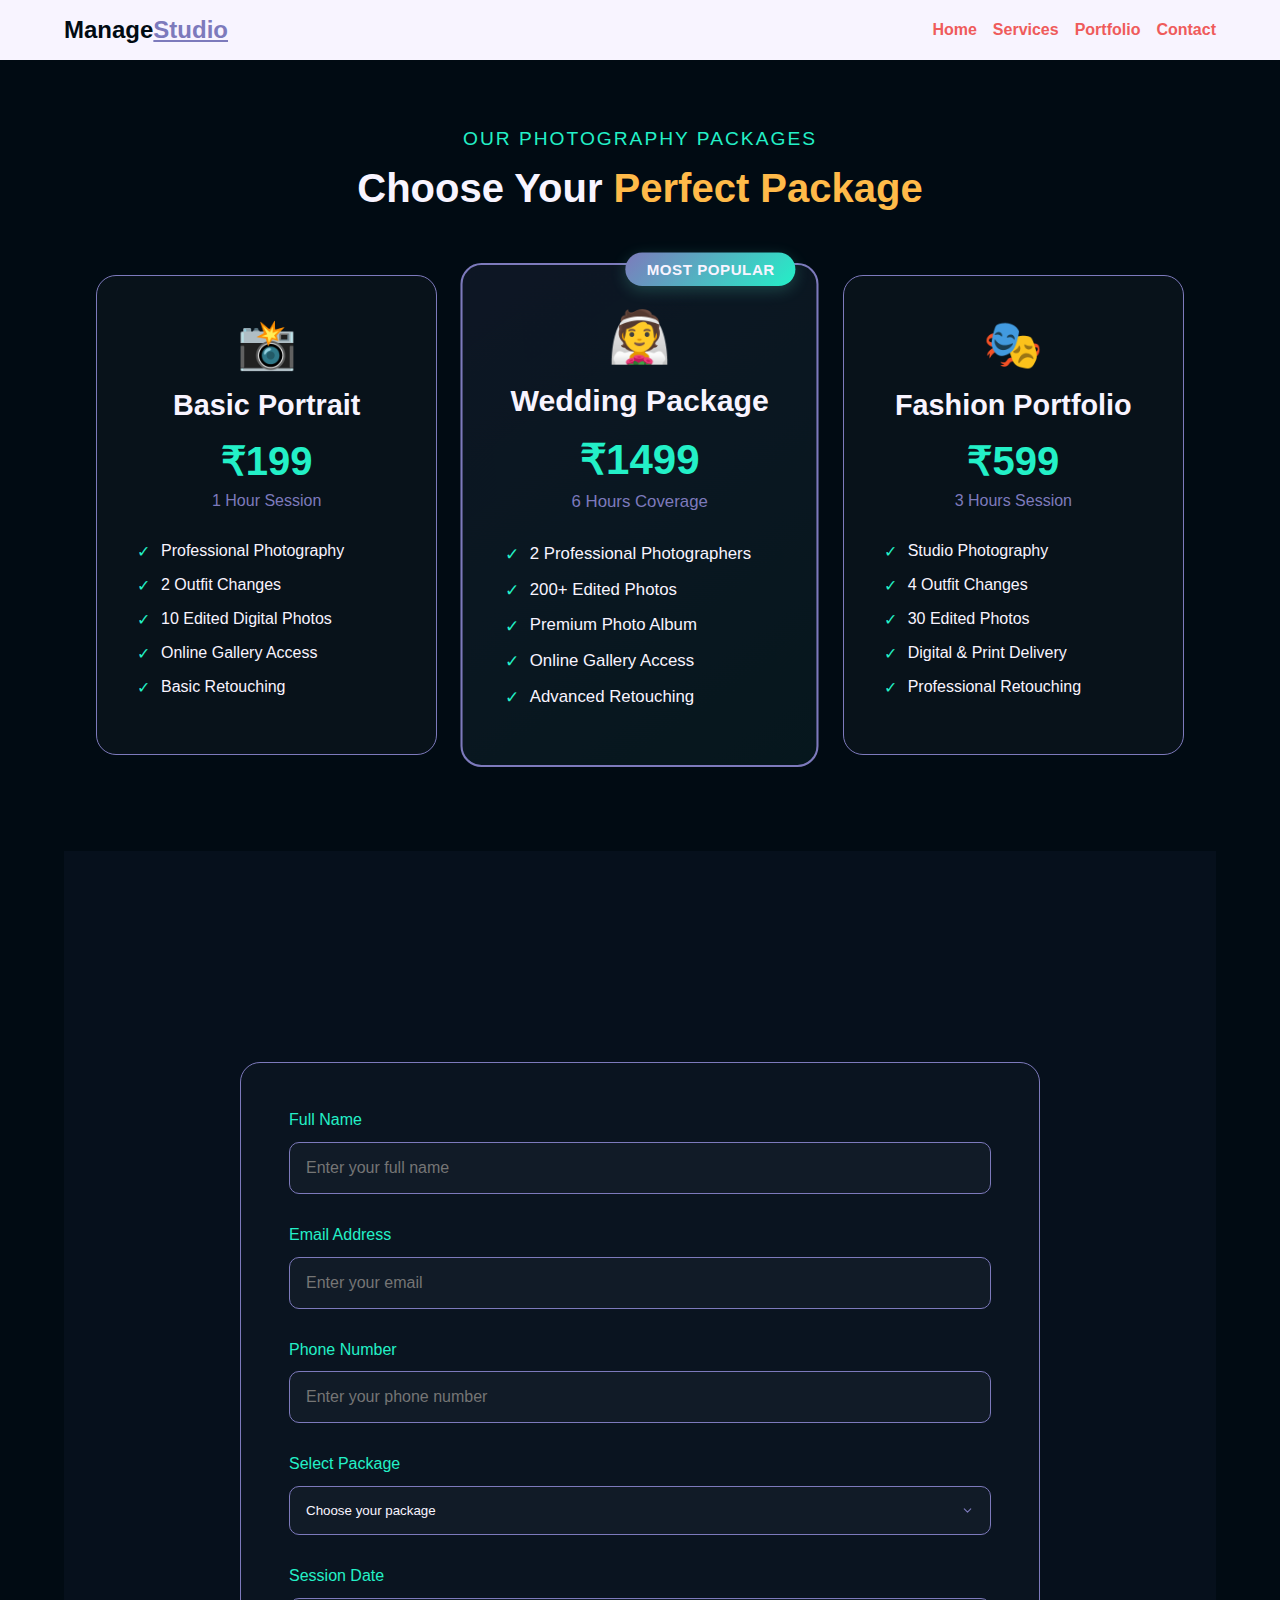
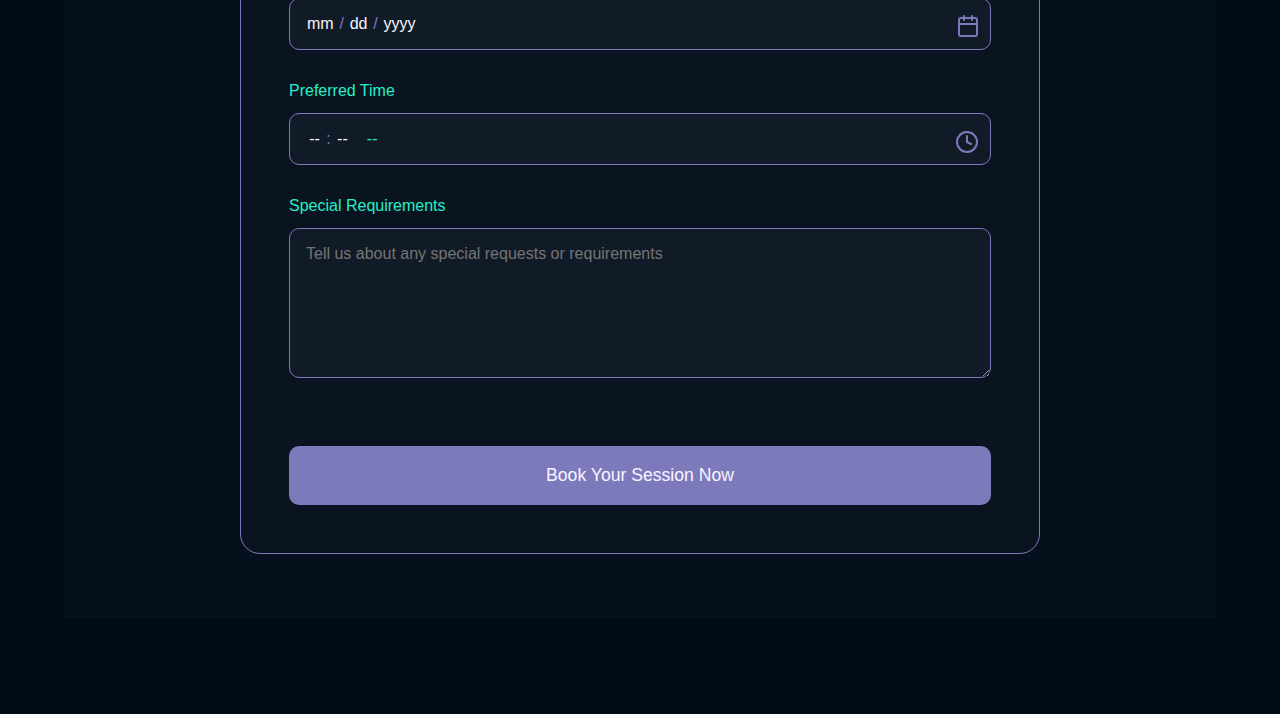
<file: frontend/templates/booking.html>
<!DOCTYPE html>
<html lang="en">
<head>
    <meta charset="UTF-8">
    <meta name="viewport" content="width=device-width, initial-scale=1.0">
    <title>Book a Session - ManageStudio</title>
    <link rel="icon" type="image/png" href="../static/images/favicon.jpg" />
    <link rel="stylesheet" href="../static/css/style.css" />
    <link rel="stylesheet" href="../static/css/booking.css" />
</head>
<body>
    <!-- navbar start -->
    <navbar>
        <div class="nav-logo">
            <h1>Manage<span>Studio</span></h1>
        </div>
        <div class="nav-links">
            <ul>
                <li><a href="/">Home</a></li>
                <li><a href="/#services">Services</a></li>
                <li><a href="/#portfolio">Portfolio</a></li>
                <li><a href="/#contact">Contact</a></li>
            </ul>
        </div>
    </navbar>
    <!-- navbar end -->

    <section class="booking-section">
        <div class="section-header">
            <span class="subtitle">Our Photography Packages</span>
            <h2>Choose Your <span class="highlight">Perfect Package</span></h2>
        </div>
        
        <div class="pricing-container">
            <div class="pricing-card">
                <div class="pricing-header">
                    <div class="package-icon">📸</div>
                    <h3>Basic Portrait</h3>
                    <div class="price">₹199</div>
                    <p class="duration">1 Hour Session</p>
                </div>
                <div class="pricing-features">
                    <ul>
                        <li>Professional Photography</li>
                        <li>2 Outfit Changes</li>
                        <li>10 Edited Digital Photos</li>
                        <li>Online Gallery Access</li>
                        <li>Basic Retouching</li>
                    </ul>
                </div>
            </div>

            <div class="pricing-card featured">
                <div class="featured-badge">Most Popular</div>
                <div class="pricing-header">
                    <div class="package-icon">👰</div>
                    <h3>Wedding Package</h3>
                    <div class="price">₹1499</div>
                    <p class="duration">6 Hours Coverage</p>
                </div>
                <div class="pricing-features">
                    <ul>
                        <li>2 Professional Photographers</li>
                        <li>200+ Edited Photos</li>
                        <li>Premium Photo Album</li>
                        <li>Online Gallery Access</li>
                        <li>Advanced Retouching</li>
                    </ul>
                </div>
            </div>

            <div class="pricing-card">
                <div class="pricing-header">
                    <div class="package-icon">🎭</div>
                    <h3>Fashion Portfolio</h3>
                    <div class="price">₹599</div>
                    <p class="duration">3 Hours Session</p>
                </div>
                <div class="pricing-features">
                    <ul>
                        <li>Studio Photography</li>
                        <li>4 Outfit Changes</li>
                        <li>30 Edited Photos</li>
                        <li>Digital &amp; Print Delivery</li>
                        <li>Professional Retouching</li>
                    </ul>
                </div>
            </div>
        </div>

        <div class="booking-form-section">
            <div class="section-header">
                <span class="subtitle">Book Your Session</span>
                <h2>Schedule Your <span class="highlight">Photoshoot</span></h2>
            </div>
            
            <div class="booking-container">
                <div class="booking-form">
                    <form id="bookingForm">
                        <div class="form-row">
                            <div class="form-group">
                                <label for="name">Full Name</label>
                                <input type="text" id="name" placeholder="Enter your full name" required>
                            </div>
                            <div class="form-group">
                                <label for="email">Email Address</label>
                                <input type="email" id="email" placeholder="Enter your email" required>
                            </div>
                        </div>

                        <div class="form-row">
                            <div class="form-group">
                                <label for="phone">Phone Number</label>
                                <input type="tel" id="phone" placeholder="Enter your phone number" required>
                            </div>
                            <div class="form-group">
                                <label for="package">Select Package</label>
                                <!-- In the form select options -->
                                <select id="package" required>
                                    <option value="">Choose your package</option>
                                    <option value="basic">Basic Portrait Session (₹199)</option>
                                    <option value="wedding">Wedding Photography (₹1499)</option>
                                    <option value="fashion">Fashion Portfolio (₹599)</option>
                                </select>
                            </div>
                        </div>

                        <div class="form-row">
                            <div class="form-group">
                                <label for="date">Session Date</label>
                                <input type="date" id="date" required>
                            </div>
                            <div class="form-group">
                                <label for="time">Preferred Time</label>
                                <input type="time" id="time" required>
                            </div>
                        </div>

                        <div class="form-group">
                            <label for="message">Special Requirements</label>
                            <textarea id="message" placeholder="Tell us about any special requests or requirements"></textarea>
                        </div>

                        <button type="submit" class="submit-btn">
                            <span>Book Your Session Now</span>
                            <div class="btn-shine"></div>
                        </button>
                    </form>
                </div>
            </div>
        </div>
    </section>

    <script src="../static/js/main.js"></script>
</body>
</html>
</file>
<file: frontend/static/css/style.css>
:root {
  --Black: #010b13;
  --White: #f8f4ff;
  --Xanthous: #ffba49;
  --Aquamarine: #23f0c7;
  --Bittersweet: #ef5b5b;
  --TropicalIndigo: #7d7abc;
  --UltraViolet: #6457a6;
}
* {
  margin: 0;
  padding: 0;
  box-sizing: border-box;
  font-family: var(--main-font);
}
body {
  height: 100%;
  width: 100%;
  background-color: var(--Black);
  font-family: Arial, Helvetica, sans-serif;
}
html {
  scroll-behavior: smooth;
}

/* Add these animation classes after your existing CSS */
.fade-in {
  opacity: 0;
  transform: translateY(20px);
  transition: all 0.6s ease;
}

.fade-in.active {
  opacity: 1;
  transform: translateY(0);
}
/* navbar style start */
navbar {
  display: flex;
  justify-content: space-between;
  align-items: center;
  padding: 1rem 4rem;
  background-color: var(--White);
  color: var(--Black);
  width: 100vw;
  position: fixed;
  top: 0;
  left: 0;
  z-index: 1000;
}
.nav-logo h1 {
  font-size: 24px;
  font-weight: bold;
}
.nav-logo h1 span {
  color: var(--TropicalIndigo);
  text-decoration: underline;
}
.nav-links {
  display: flex;
  align-items: center;
  justify-content: center;
  gap: 1rem;
}
.nav-links ul {
  list-style: none;
  display: flex;
  gap: 1rem;
}
.nav-links ul li a {
  text-decoration: none;
  color: var(--Bittersweet);
  font-weight: bold;
}
.nav-links ul li a:hover {
  color: var(--TropicalIndigo);
  text-decoration: underline;
  transition: 0.5s ease-in-out;
}
.booking-btn {
  background-color: var(--TropicalIndigo);
  color: var(--White);
  padding: 10px 20px;
  font-weight: 700;
  border: none;
  border-radius: 5px;
  border: 1px solid var(--TropicalIndigo);
}
.booking-btn:hover {
  background-color: var(--White);
  color: var(--TropicalIndigo);
  transition: 0.5s ease-in-out;
  cursor: pointer;
}
/* navbar style end */
/* hero section style start */
.hero {
  display: flex;
  justify-content: space-between;
  align-items: center;
  padding: 6rem 4rem;
  gap: 4rem;
  background-image: url("https://images.unsplash.com/photo-1571624436279-b272aff752b5?auto=format&fit=crop&q=80");
  background-size: cover;
  background-position: center;
  background-repeat: no-repeat;
  min-height: 100vh;
  position: relative;
}

.hero::before {
  content: "";
  position: absolute;
  top: 0;
  left: 0;
  width: 100%;
  height: 100%;
  background: linear-gradient(
    45deg,
    rgba(1, 11, 19, 0.9),
    rgba(100, 87, 166, 0.8)
  );
}

.hero-content {
  flex: 1;
  padding: 4rem;
  color: var(--White);
  position: relative;
  z-index: 1;
  max-width: 600px;
}

.hero-content .subtitle {
  color: var(--Aquamarine);
  font-size: 1.2rem;
  text-transform: uppercase;
  letter-spacing: 2px;
  display: block;
  margin-bottom: 1rem;
}

.hero-content h1 {
  font-size: 4rem;
  margin-bottom: 1.5rem;
  line-height: 1.2;
}

.hero-content h1 .highlight {
  color: var(--Xanthous);
  position: relative;
}

.hero-content h1 .highlight::after {
  content: "";
  position: absolute;
  bottom: -5px;
  left: 0;
  width: 100%;
  height: 3px;
  background: var(--Xanthous);
}

.hero-content p {
  font-size: 1.2rem;
  margin-bottom: 2.5rem;
  line-height: 1.8;
  color: var(--White);
  opacity: 0.9;
}

.cta-buttons {
  display: flex;
  gap: 1.5rem;
}

.portfolio-btn {
  background: transparent;
  color: var(--White);
  padding: 10px 20px;
  font-weight: 700;
  border: 2px solid var(--White);
  border-radius: 5px;
  cursor: pointer;
  transition: all 0.3s ease;
}

.portfolio-btn:hover {
  background: var(--White);
  color: var(--Black);
}

.hero-image {
  flex: 1;
  position: relative;
  z-index: 1;
}

.hero-image img {
  width: 100%;
  max-width: 600px;
  height: auto;
  border-radius: 20px;
  box-shadow: 0 20px 40px rgba(0, 0, 0, 0.3);
  object-fit: cover;
  transform: perspective(1000px) rotateY(-5deg);
  transition: transform 0.5s ease;
}

.hero-image img:hover {
  transform: perspective(1000px) rotateY(0deg);
}
/* hero section style end */
/* services section style start */
.services {
  padding: 6rem 4rem;
  background-color: var(--Black);
}

.section-header {
  text-align: center;
  margin-bottom: 4rem;
}

.section-header .subtitle {
  color: var(--Aquamarine);
  font-size: 1.2rem;
  text-transform: uppercase;
  letter-spacing: 2px;
  display: block;
  margin-bottom: 1rem;
}

.section-header h2 {
  color: var(--White);
  font-size: 3rem;
  margin-bottom: 1rem;
}

.section-header h2 .highlight {
  color: var(--Xanthous);
  position: relative;
}

.services-container {
  display: grid;
  grid-template-columns: repeat(auto-fit, minmax(250px, 1fr));
  gap: 2rem;
  max-width: 1200px;
  margin: 0 auto;
}

.service-card {
  background: rgba(248, 244, 255, 0.05);
  padding: 2rem;
  border-radius: 15px;
  text-align: center;
  transition: transform 0.3s ease;
  border: 1px solid rgba(248, 244, 255, 0.1);
}

.service-card:hover {
  transform: translateY(-10px);
  background: rgba(248, 244, 255, 0.1);
}

.service-icon {
  font-size: 3rem;
  margin-bottom: 1.5rem;
}

.service-card h3 {
  color: var(--White);
  font-size: 1.5rem;
  margin-bottom: 1rem;
}

.service-card p {
  color: var(--White);
  opacity: 0.8;
  line-height: 1.6;
}
/* services section style end */
/* portfolio section style start */
.portfolio {
  padding: 6rem 4rem;
  background-color: var(--Black);
}

.portfolio-filter {
  display: flex;
  justify-content: center;
  gap: 1rem;
  margin-bottom: 3rem;
  flex-wrap: wrap;
}

.filter-btn {
  padding: 0.8rem 1.5rem;
  border: 1px solid var(--TropicalIndigo);
  background: transparent;
  color: var(--White);
  border-radius: 25px;
  cursor: pointer;
  transition: all 0.3s ease;
}

.filter-btn:hover,
.filter-btn.active {
  background: var(--TropicalIndigo);
  color: var(--White);
}

.portfolio-grid {
  display: grid;
  grid-template-columns: repeat(auto-fit, minmax(300px, 1fr));
  gap: 2rem;
  max-width: 1200px;
  margin: 0 auto;
}

.portfolio-item {
  position: relative;
  border-radius: 15px;
  overflow: hidden;
  cursor: pointer;
}

.portfolio-item img {
  width: 100%;
  height: 300px;
  object-fit: cover;
  transition: transform 0.5s ease;
}

.portfolio-item:hover img {
  transform: scale(1.1);
}

.portfolio-overlay {
  position: absolute;
  bottom: -100%;
  left: 0;
  width: 100%;
  padding: 2rem;
  background: linear-gradient(transparent, rgba(1, 11, 19, 0.9));
  color: var(--White);
  transition: bottom 0.3s ease;
}

.portfolio-item:hover .portfolio-overlay {
  bottom: 0;
}

.portfolio-overlay h3 {
  font-size: 1.5rem;
  margin-bottom: 0.5rem;
}

.portfolio-overlay p {
  opacity: 0.8;
}
/* portfolio section style end */
/* contact secton style start */
.contact {
  padding: 6rem 4rem;
  background-color: var(--Black);
  position: relative;
  overflow: hidden;
}

.contact::before {
  content: "";
  position: absolute;
  top: 0;
  left: 0;
  width: 100%;
  height: 100%;
  background: linear-gradient(
    45deg,
    rgba(100, 87, 166, 0.1),
    rgba(35, 240, 199, 0.1)
  );
  pointer-events: none;
}

.contact-container {
  display: flex;
  gap: 4rem;
  max-width: 1200px;
  margin: 0 auto;
  position: relative;
  z-index: 1;
}

.contact-info {
  flex: 1;
  display: flex;
  flex-direction: column;
  gap: 4rem;
}

.info-item {
  background: rgba(248, 244, 255, 0.05);
  padding: 2.5rem;
  border-radius: 15px;
  transition: all 0.3s ease;
  border: 1px solid rgba(125, 122, 188, 0.1);
  box-shadow: 0 4px 15px rgba(0, 0, 0, 0.1);
}

.info-item:hover {
  transform: translateY(-5px);
  background: rgba(248, 244, 255, 0.1);
  border-color: var(--TropicalIndigo);
}

.info-icon {
  font-size: 2.5rem;
  margin-bottom: 1.5rem;
  color: var(--Aquamarine);
}

.info-item h3 {
  color: var(--White);
  margin-bottom: 1rem;
  font-size: 1.4rem;
}

.info-item p {
  color: var(--White);
  opacity: 0.9;
  font-size: 1.1rem;
  line-height: 1.6;
}

.contact-form {
  flex: 1;
  background: rgba(248, 244, 255, 0.03);
  padding: 3rem;
  border-radius: 20px;
  border: 1px solid rgba(125, 122, 188, 0.1);
}

.form-group {
  margin-bottom: 2rem;
}

.form-group input,
.form-group textarea {
  width: 100%;
  padding: 1.2rem;
  background: rgba(248, 244, 255, 0.05);
  border: 1px solid rgba(125, 122, 188, 0.2);
  border-radius: 10px;
  color: var(--White);
  font-size: 1rem;
  transition: all 0.3s ease;
}

.form-group input:hover,
.form-group textarea:hover {
  background: rgba(248, 244, 255, 0.08);
}

.form-group input:focus,
.form-group textarea:focus {
  outline: none;
  border-color: var(--TropicalIndigo);
  box-shadow: 0 0 0 2px rgba(125, 122, 188, 0.2);
}

.form-group textarea {
  height: 150px;
  resize: vertical;
}
.submit-btn {
  background: var(--TropicalIndigo);
  color: var(--White);
  padding: 1rem 2rem;
  width: 100%;
  border: none;
  border-radius: 25px;
  font-size: 1.2rem;
}
/* contact section style end */
/* footer style start */
.footer {
  background-color: var(--Black);
  padding: 4rem 4rem 2rem;
  border-top: 1px solid rgba(248, 244, 255, 0.1);
}

.footer-content {
  display: grid;
  grid-template-columns: repeat(auto-fit, minmax(250px, 1fr));
  gap: 3rem;
  max-width: 1200px;
  margin: 0 auto;
}

.footer-section h2 {
  color: var(--White);
  font-size: 24px;
  margin-bottom: 1rem;
}

.footer-section h2 span {
  color: var(--TropicalIndigo);
}

.footer-section h3 {
  color: var(--Aquamarine);
  margin-bottom: 1.5rem;
  font-size: 1.2rem;
}

.footer-section p {
  color: var(--White);
  opacity: 0.8;
  line-height: 1.6;
  margin-bottom: 1rem;
}

.footer-section ul {
  list-style: none;
}

.footer-section ul li {
  margin-bottom: 0.8rem;
  color: var(--White);
  opacity: 0.8;
}

.footer-section ul li a {
  color: var(--White);
  text-decoration: none;
  transition: color 0.3s ease;
}

.footer-section ul li a:hover {
  color: var(--TropicalIndigo);
}

.footer-bottom {
  margin-top: 3rem;
  padding-top: 2rem;
  text-align: center;
  border-top: 1px solid rgba(248, 244, 255, 0.1);
}

.footer-bottom p {
  color: var(--White);
  opacity: 0.8;
}
/* footer style end */
/* mobile responsive style start */
@media (max-width: 1024px) {
  .hero {
    padding: 4rem 2rem;
  }

  .hero-content {
    padding: 2rem;
  }

  .hero-content h1 {
    font-size: 3rem;
  }
}

@media (max-width: 768px) {
  navbar {
    padding: 1rem 2rem;
  }

  .nav-links ul {
    display: none;
  }

  .hero {
    flex-direction: column;
    text-align: center;
    padding-top: 6rem;
  }

  .hero-content {
    max-width: 100%;
  }

  .cta-buttons {
    justify-content: center;
  }

  .services,
  .portfolio,
  .contact {
    padding: 4rem 2rem;
  }

  .section-header h2 {
    font-size: 2.5rem;
  }

  .contact-container {
    flex-direction: column;
  }

  .footer {
    padding: 3rem 2rem 1rem;
  }

  .footer-content {
    grid-template-columns: 1fr;
    text-align: center;
  }
}

@media (max-width: 480px) {
  .hero-content h1 {
    font-size: 2.5rem;
  }

  .cta-buttons {
    flex-direction: column;
    gap: 1rem;
  }

  .portfolio-filter {
    flex-direction: column;
    align-items: center;
  }

  .filter-btn {
    width: 100%;
    text-align: center;
  }

  .service-card {
    padding: 1.5rem;
  }

  .info-item {
    padding: 1.5rem;
  }

  .contact-form {
    padding: 1.5rem;
  }

  .form-group input,
  .form-group textarea {
    padding: 1rem;
  }
}

/* For larger screens */
@media (min-width: 1440px) {
  .hero-content h1 {
    font-size: 4.5rem;
  }

  .services-container,
  .portfolio-grid,
  .contact-container {
    max-width: 1400px;
  }
}

/* mobile responsive style end */
</file>
<file: frontend/static/css/booking.css>
/* Booking Page Styles */
.booking-section {
    padding: 8rem 4rem 6rem;
    background: var(--Black);
    min-height: 100vh;
    position: relative;
}

.section-header {
    text-align: center;
    margin-bottom: 4rem;
}

.section-header .subtitle {
    color: var(--Aquamarine);
    font-size: 1.2rem;
    margin-bottom: 1rem;
    display: block;
}

.section-header h2 {
    color: var(--White);
    font-size: 2.5rem;
}

.section-header .highlight {
    color: var(--TropicalIndigo);
}

.pricing-container {
    max-width: 1200px;
    margin: 0 auto;
    display: grid;
    grid-template-columns: repeat(3, 1fr);
    gap: 2rem;
    padding: 0 2rem;
}

.pricing-card {
    background: rgba(255, 255, 255, 0.03);
    border: 1px solid var(--TropicalIndigo);
    border-radius: 20px;
    padding: 2.5rem;
    transition: transform 0.3s ease;
}

.pricing-card:hover {
    transform: translateY(-10px);
    border-color: var(--Aquamarine);
}

.featured-badge {
    position: absolute;
    top: -12px;
    right: 20px;
    background: linear-gradient(135deg, var(--TropicalIndigo), var(--Aquamarine));
    color: var(--White);
    padding: 8px 20px;
    border-radius: 20px;
    font-size: 0.9rem;
    font-weight: 600;
    letter-spacing: 0.5px;
    box-shadow: 0 4px 15px rgba(100, 255, 218, 0.2);
    text-transform: uppercase;
}

.pricing-card.featured {
    position: relative;
    background: linear-gradient(
        145deg,
        rgba(125, 122, 188, 0.1),
        rgba(100, 255, 218, 0.05)
    );
    border: 2px solid var(--TropicalIndigo);
    transform: scale(1.05);
    overflow: visible;
}

.pricing-header {
    text-align: center;
    margin-bottom: 2rem;
}

.package-icon {
    font-size: 3rem;
    margin-bottom: 1rem;
}

.pricing-header h3 {
    color: var(--White);
    font-size: 1.8rem;
    margin-bottom: 1rem;
}

.price {
    color: var(--Aquamarine);
    font-size: 2.5rem;
    font-weight: bold;
}

.duration {
    color: var(--TropicalIndigo);
    margin-top: 0.5rem;
}

.pricing-features ul {
    list-style: none;
    color: var(--White);
}

.pricing-features li {
    margin: 1rem 0;
    padding-left: 1.5rem;
    position: relative;
}

.pricing-features li::before {
    content: '✓';
    position: absolute;
    left: 0;
    color: var(--Aquamarine);
}

.booking-form-section {
    margin-top: 6rem;
    padding: 4rem 2rem;
    background: rgba(125, 122, 188, 0.05);
}

.booking-container {
    max-width: 800px;
    margin: 0 auto;
}

.booking-form {
    background: rgba(255, 255, 255, 0.02);
    padding: 3rem;
    border-radius: 20px;
    border: 1px solid var(--TropicalIndigo);
}

.form-group label {
    color: var(--Aquamarine);
    margin-bottom: 0.8rem;
    display: block;
}

.form-group input,
.form-group select,
.form-group textarea {
    width: 100%;
    padding: 1rem;
    background: rgba(255, 255, 255, 0.03);
    border: 1px solid var(--TropicalIndigo);
    border-radius: 10px;
    color: var(--White);
}

.form-group input:focus,
.form-group select:focus,
.form-group textarea:focus {
    outline: none;
    border-color: var(--Aquamarine);
}

.submit-btn {
    background: var(--TropicalIndigo);
    color: var(--White);
    width: 100%;
    padding: 1.2rem;
    border: none;
    border-radius: 10px;
    font-size: 1.1rem;
    cursor: pointer;
    transition: all 0.3s ease;
    margin-top: 2rem;
}

.submit-btn:hover {
    background: var(--Aquamarine);
    transform: translateY(-2px);
}

@media (max-width: 1024px) {
    .pricing-container {
        grid-template-columns: repeat(2, 1fr);
    }
}

@media (max-width: 768px) {
    .pricing-container {
        grid-template-columns: 1fr;
    }
    
    .pricing-card.featured {
        transform: scale(1);
    }
    
    .form-row {
        grid-template-columns: 1fr;
    }
}


/* Styling for the package select dropdown */
.form-group select {
    appearance: none;
    background-image: url("data:image/svg+xml;charset=UTF-8,%3csvg xmlns='http://www.w3.org/2000/svg' viewBox='0 0 24 24' fill='none' stroke='%237D7ABC' stroke-width='2' stroke-linecap='round' stroke-linejoin='round'%3e%3cpolyline points='6 9 12 15 18 9'%3e%3c/polyline%3e%3c/svg%3e");
    background-repeat: no-repeat;
    background-position: right 1rem center;
    background-size: 1em;
    cursor: pointer;
}

.form-group select option {
    background: var(--Black);
    color: var(--White);
    padding: 1rem;
    font-size: 1rem;
}

.form-group select:focus option:hover,
.form-group select:focus option:checked {
    background: var(--TropicalIndigo);
    color: var(--White);
}

.form-group select:hover {
    border-color: var(--Aquamarine);
}

.form-group select:focus {
    border-color: var(--TropicalIndigo);
    box-shadow: 0 0 0 2px rgba(125, 122, 188, 0.2);
}

/* Style for the placeholder option */
.form-group select option[value=""] {
    color: rgba(255, 255, 255, 0.5);
}

/* Date input styling */
.form-group input[type="date"] {
    position: relative;
    padding-right: 2rem;
    cursor: pointer;
}

/* Calendar icon styling */
.form-group input[type="date"]::-webkit-calendar-picker-indicator {
    background: transparent;
    bottom: 0;
    color: transparent;
    cursor: pointer;
    height: 100%;
    left: auto;
    position: absolute;
    right: 0;
    top: 0;
    width: 2.5rem;
    background-image: url("data:image/svg+xml,%3Csvg xmlns='http://www.w3.org/2000/svg' width='24' height='24' viewBox='0 0 24 24' fill='none' stroke='%237D7ABC' stroke-width='2' stroke-linecap='round' stroke-linejoin='round'%3E%3Crect x='3' y='4' width='18' height='18' rx='2' ry='2'%3E%3C/rect%3E%3Cline x1='16' y1='2' x2='16' y2='6'%3E%3C/line%3E%3Cline x1='8' y1='2' x2='8' y2='6'%3E%3C/line%3E%3Cline x1='3' y1='10' x2='21' y2='10'%3E%3C/line%3E%3C/svg%3E");
    background-repeat: no-repeat;
    background-position: center;
}

/* Hover and focus states */
.form-group input[type="date"]:hover {
    border-color: var(--Aquamarine);
}

.form-group input[type="date"]:focus {
    border-color: var(--TropicalIndigo);
    box-shadow: 0 0 0 2px rgba(125, 122, 188, 0.2);
}

/* Calendar dropdown styling (works in modern browsers) */
.form-group input[type="date"]::-webkit-datetime-edit {
    color: var(--White);
    padding: 0;
}

.form-group input[type="date"]::-webkit-datetime-edit-fields-wrapper {
    padding: 0;
}

.form-group input[type="date"]::-webkit-datetime-edit-text {
    color: var(--TropicalIndigo);
    padding: 0 0.3rem;
}

.form-group input[type="date"]::-webkit-datetime-edit-month-field,
.form-group input[type="date"]::-webkit-datetime-edit-day-field,
.form-group input[type="date"]::-webkit-datetime-edit-year-field {
    color: var(--White);
}

/* Placeholder styling */
.form-group input[type="date"]::-webkit-datetime-edit-year-field:not([aria-valuenow]),
.form-group input[type="date"]::-webkit-datetime-edit-month-field:not([aria-valuenow]),
.form-group input[type="date"]::-webkit-datetime-edit-day-field:not([aria-valuenow]) {
    color: transparent;
}


/* Time input styling */
.form-group input[type="time"] {
    position: relative;
    padding-right: 2rem;
    cursor: pointer;
}

/* Time picker icon */
.form-group input[type="time"]::-webkit-calendar-picker-indicator {
    background: transparent;
    bottom: 0;
    color: transparent;
    cursor: pointer;
    height: 100%;
    left: auto;
    position: absolute;
    right: 0;
    top: 0;
    width: 2.5rem;
    background-image: url("data:image/svg+xml,%3Csvg xmlns='http://www.w3.org/2000/svg' width='24' height='24' viewBox='0 0 24 24' fill='none' stroke='%237D7ABC' stroke-width='2' stroke-linecap='round' stroke-linejoin='round'%3E%3Ccircle cx='12' cy='12' r='10'%3E%3C/circle%3E%3Cpolyline points='12 6 12 12 16 14'%3E%3C/polyline%3E%3C/svg%3E");
    background-repeat: no-repeat;
    background-position: center;
}

/* Time input states */
.form-group input[type="time"]:hover {
    border-color: var(--Aquamarine);
}

.form-group input[type="time"]:focus {
    border-color: var(--TropicalIndigo);
    box-shadow: 0 0 0 2px rgba(125, 122, 188, 0.2);
}

/* Time field styling */
.form-group input[type="time"]::-webkit-datetime-edit {
    color: var(--White);
    padding: 0;
}

.form-group input[type="time"]::-webkit-datetime-edit-fields-wrapper {
    padding: 0;
}

.form-group input[type="time"]::-webkit-datetime-edit-hour-field,
.form-group input[type="time"]::-webkit-datetime-edit-minute-field {
    color: var(--White);
    padding: 0 0.2rem;
}

.form-group input[type="time"]::-webkit-datetime-edit-ampm-field {
    color: var(--Aquamarine);
    text-transform: uppercase;
    padding-left: 0.4rem;
}

.form-group input[type="time"]::-webkit-datetime-edit-text {
    color: var(--TropicalIndigo);
    padding: 0 0.2rem;
}

/* Clear button removal */
.form-group input[type="time"]::-webkit-clear-button {
    display: none;
}
</file>
